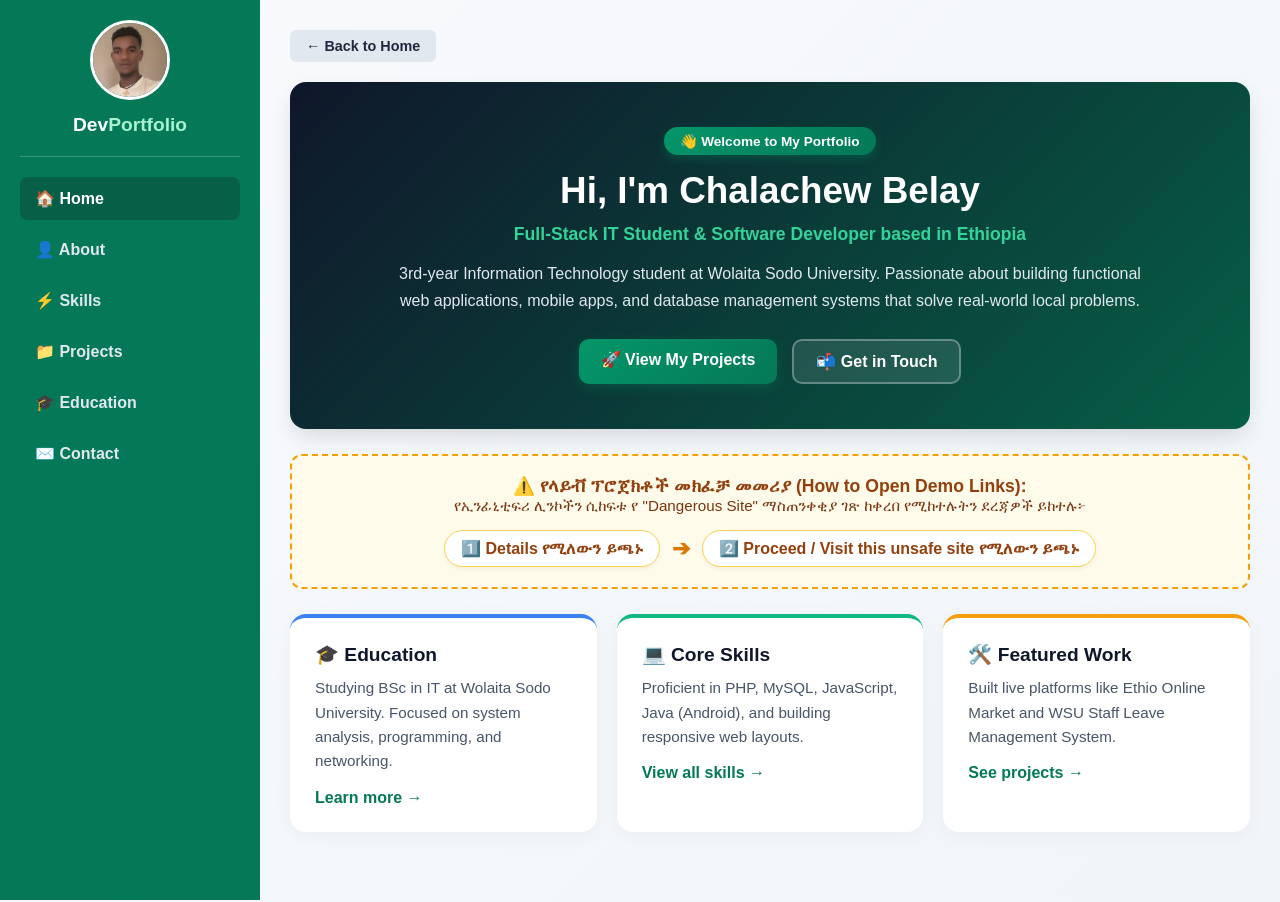
<file: index.html>
<!DOCTYPE html>
<html lang="en">
<head>
    <meta charset="UTF-8">
    <meta name="viewport" content="width=device-width, initial-scale=1.0">
    <title>Home | Chalachew Belay</title>
    <link rel="stylesheet" href="style.css">
    <style>
        /* Colorful & Modern Home Page Styling */
        body {
            background: linear-gradient(135deg, #f8fafc 0%, #f1f5f9 100%);
        }
        .hero-section {
            background: linear-gradient(135deg, #0f172a 0%, #065f46 100%);
            color: white;
            padding: 45px 25px;
            border-radius: 16px;
            margin-bottom: 25px;
            box-shadow: 0 10px 25px -5px rgba(0, 0, 0, 0.15);
            text-align: center;
        }
        .hero-badge {
            background: linear-gradient(135deg, #059669, #047857);
            color: white;
            padding: 6px 16px;
            font-size: 0.85rem;
            font-weight: 800;
            border-radius: 30px;
            box-shadow: 0 4px 10px rgba(4, 120, 87, 0.4);
            display: inline-block;
        }
        .hero-title {
            font-size: 2.3rem;
            margin: 12px 0;
            color: #ffffff;
            font-weight: 800;
        }
        .hero-subtitle {
            font-size: 1.1rem;
            color: #34d399;
            font-weight: 700;
            margin-bottom: 15px;
        }
        .hero-text {
            color: #e2e8f0;
            max-width: 750px;
            margin: 0 auto 25px auto;
            line-height: 1.7;
            font-size: 1rem;
        }
        .hero-btn-primary {
            background: linear-gradient(135deg, #059669, #047857);
            color: white;
            text-decoration: none;
            padding: 11px 22px;
            border-radius: 10px;
            font-weight: 700;
            box-shadow: 0 4px 12px rgba(4, 120, 87, 0.4);
            transition: transform 0.2s;
            display: inline-block;
        }
        .hero-btn-secondary {
            background-color: rgba(255, 255, 255, 0.1);
            color: #ffffff;
            border: 2px solid rgba(255, 255, 255, 0.3);
            text-decoration: none;
            padding: 11px 22px;
            border-radius: 10px;
            font-weight: 700;
            transition: background 0.2s;
            display: inline-block;
        }
        .hero-btn-primary:hover, .hero-btn-secondary:hover {
            transform: translateY(-2px);
        }
        .home-grid-card {
            background: white;
            padding: 25px;
            border-radius: 16px;
            box-shadow: 0 4px 20px rgba(0, 0, 0, 0.04);
            border-top: 4px solid transparent;
            transition: all 0.3s ease;
        }
        .home-grid-card:nth-child(1) { border-top-color: #3b82f6; }
        .home-grid-card:nth-child(2) { border-top-color: #10b981; }
        .home-grid-card:nth-child(3) { border-top-color: #f59e0b; }

        .home-grid-card:hover {
            transform: translateY(-5px);
            box-shadow: 0 12px 30px rgba(0, 0, 0, 0.08);
        }
        .card-link {
            display: inline-block;
            margin-top: 15px;
            color: #047857;
            font-weight: 600;
            text-decoration: none;
            transition: color 0.2s;
        }
        .card-link:hover {
            color: #065f46;
            text-decoration: underline;
        }
        
        /* Security Warning Visual Guide Styling */
        .security-guide {
            background: #fffbebf8;
            border: 2px dashed #f59e0b;
            padding: 20px;
            margin-bottom: 25px;
            border-radius: 12px;
            color: #78350f;
        }
        .steps-container {
            display: flex;
            align-items: center;
            justify-content: center;
            gap: 12px;
            flex-wrap: wrap;
            margin-top: 15px;
        }
        .step-pill {
            background: #ffffff;
            border: 1px solid #fcd34d;
            padding: 8px 16px;
            border-radius: 30px;
            font-weight: 700;
            color: #92400e;
            box-shadow: 0 2px 5px rgba(0,0,0,0.05);
        }
        .step-arrow {
            color: #d97706;
            font-size: 1.4rem;
            font-weight: bold;
        }
    </style>
</head>
<body>
    <!-- Sidebar Navigation -->
    <aside class="sidebar" id="sidebar">
        <div class="profile-section">
            <img src="profile.jpg" alt="Profile" onerror="this.src='https://via.placeholder.com/80'">
            <h2>Dev<span>Portfolio</span></h2>
        </div>
        <nav class="nav-links">
            <a href="index.html" class="home-link active">🏠 Home</a>
            <a href="about.html" class="about-link">👤 About</a>
            <a href="skills.html" class="skills-link">⚡ Skills</a>
            <a href="projects.html" class="projects-link">📁 Projects</a>
            <a href="education.html" class="education-link">🎓 Education</a>
            <a href="contact.html" class="contact-link">✉️ Contact</a>
        </nav>
    </aside>

    <main class="main-content">
        <!-- Top Navigation Bar with Menu Toggle & Back Button -->
        <div class="top-nav-bar">
            <button class="menu-toggle" id="menuToggle">☰ Menu</button>
            <a href="index.html" class="back-btn">&larr; Back to Home</a>
        </div>

        <!-- Hero Section -->
        <section class="hero-section">
            <div style="display: flex; justify-content: center; margin-bottom: 15px;">
                <span class="hero-badge">👋 Welcome to My Portfolio</span>
            </div>
            <h1 class="hero-title">Hi, I'm Chalachew Belay</h1>
            <p class="hero-subtitle">Full-Stack IT Student & Software Developer based in Ethiopia</p>
            <p class="hero-text">
                3rd-year Information Technology student at Wolaita Sodo University. Passionate about building functional web applications, mobile apps, and database management systems that solve real-world local problems.
            </p>
            <div style="display: flex; justify-content: center; gap: 15px; flex-wrap: wrap;">
                <a href="projects.html" class="hero-btn-primary">🚀 View My Projects</a>
                <a href="contact.html" class="hero-btn-secondary">📬 Get in Touch</a>
            </div>
        </section>

        <!-- Visual Step-by-Step Security Warning Guide -->
        <div class="security-guide" style="text-align: center;">
            <h3 style="margin-top: 0; color: #92400e; font-size: 1.1rem;">⚠️ የላይቭ ፕሮጀክቶች መክፈቻ መመሪያ (How to Open Demo Links):</h3>
            <p style="margin-bottom: 10px; font-size: 0.95rem;">
                የኢንፊኒቲፍሪ ሊንኮችን ሲከፍቱ የ "Dangerous Site" ማስጠንቀቂያ ገጽ ከቀረበ የሚከተሉትን ደረጃዎች ይከተሉ፦
            </p>
            
            <div class="steps-container">
                <div class="step-pill">1️⃣ <b>Details</b> የሚለውን ይጫኑ</div>
                <span class="step-arrow">➔</span>
                <div class="step-pill">2️⃣ <b>Proceed / Visit this unsafe site</b> የሚለውን ይጫኑ</div>
            </div>
        </div>

        <!-- Quick Overview Grid -->
        <div style="display: grid; grid-template-columns: repeat(auto-fit, minmax(260px, 1fr)); gap: 20px; margin-bottom: 40px;">
            
            <div class="home-grid-card">
                <h3 style="color: #0f172a; margin-bottom: 10px; font-size: 1.2rem;">🎓 Education</h3>
                <p style="color: #475569; font-size: 0.95rem; line-height: 1.6;">Studying BSc in IT at Wolaita Sodo University. Focused on system analysis, programming, and networking.</p>
                <a href="education.html" class="card-link">Learn more &rarr;</a>
            </div>

            <div class="home-grid-card">
                <h3 style="color: #0f172a; margin-bottom: 10px; font-size: 1.2rem;">💻 Core Skills</h3>
                <p style="color: #475569; font-size: 0.95rem; line-height: 1.6;">Proficient in PHP, MySQL, JavaScript, Java (Android), and building responsive web layouts.</p>
                <a href="skills.html" class="card-link">View all skills &rarr;</a>
            </div>

            <div class="home-grid-card">
                <h3 style="color: #0f172a; margin-bottom: 10px; font-size: 1.2rem;">🛠️ Featured Work</h3>
                <p style="color: #475569; font-size: 0.95rem; line-height: 1.6;">Built live platforms like Ethio Online Market and WSU Staff Leave Management System.</p>
                <a href="projects.html" class="card-link">See projects &rarr;</a>
            </div>

        </div>
    </main>

    <!-- JavaScript for Mobile Menu Toggle -->
    <script>
        const menuToggle = document.getElementById('menuToggle');
        const sidebar = document.getElementById('sidebar');

        menuToggle.addEventListener('click', () => {
            sidebar.classList.toggle('show');
        });
    </script>
</body>
</html>
</file>
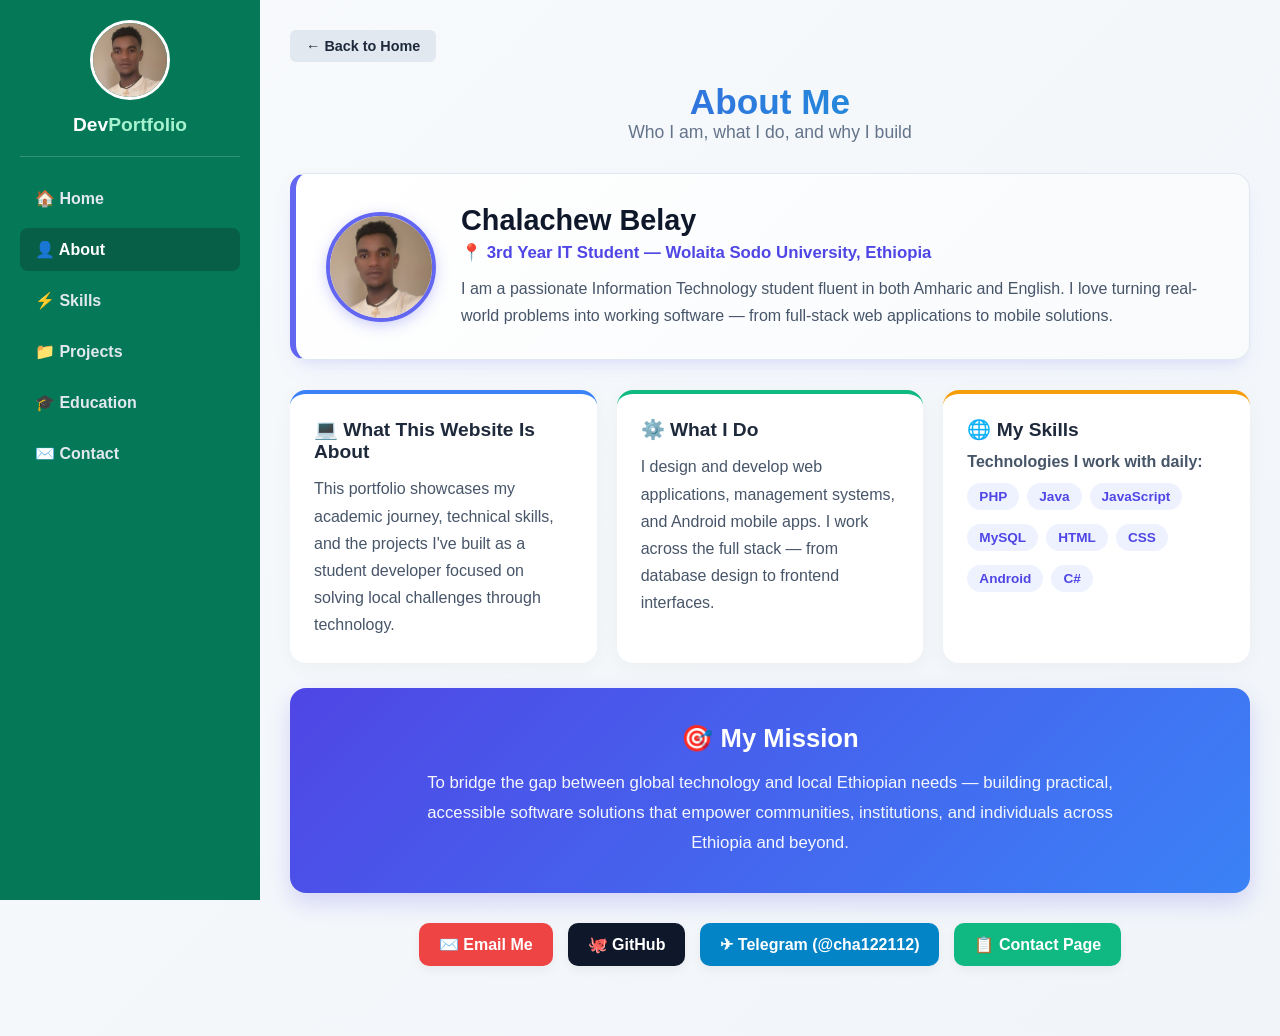
<file: about.html>
<!DOCTYPE html>
<html lang="en">
<head>
    <meta charset="UTF-8">
    <meta name="viewport" content="width=device-width, initial-scale=1.0">
    <title>About Me | Chalachew Belay</title>
    <link rel="stylesheet" href="style.css">
    <style>
        /* Colorful & Modern About Page Styling */
        body {
            background: linear-gradient(135deg, #f8fafc 0%, #f1f5f9 100%);
        }
        .main-bio-card {
            background: linear-gradient(135deg, #ffffff 0%, #f8fafc 100%);
            border: 1px solid #e2e8f0;
            border-left: 6px solid #6366f1;
            box-shadow: 0 10px 25px -5px rgba(99, 102, 241, 0.1), 0 8px 10px -6px rgba(99, 102, 241, 0.1);
            border-radius: 16px;
            transition: transform 0.3s ease;
        }
        .main-bio-card:hover {
            transform: translateY(-3px);
        }
        .bio-avatar {
            border: 4px solid #6366f1;
            box-shadow: 0 4px 14px rgba(99, 102, 241, 0.3);
        }
        .about-grid-card {
            background: #ffffff;
            border-radius: 16px;
            padding: 24px;
            box-shadow: 0 4px 20px rgba(0, 0, 0, 0.04);
            transition: all 0.3s ease;
            border-top: 4px solid transparent;
            position: relative;
            overflow: hidden;
        }
        .about-grid-card:nth-child(1) { border-top-color: #3b82f6; }
        .about-grid-card:nth-child(2) { border-top-color: #10b981; }
        .about-grid-card:nth-child(3) { border-top-color: #f59e0b; }
        
        .about-grid-card:hover {
            transform: translateY(-5px);
            box-shadow: 0 12px 30px rgba(0, 0, 0, 0.08);
        }
        .mission-card {
            background: linear-gradient(135deg, #4f46e5 0%, #3b82f6 100%);
            color: white;
            border-radius: 16px;
            box-shadow: 0 10px 25px rgba(79, 70, 229, 0.2);
        }
        .mission-card h3, .mission-card p {
            color: white !important;
        }
        .badge {
            background: #eef2ff;
            color: #4f46e5;
            font-weight: 600;
            padding: 6px 12px;
            border-radius: 20px;
            font-size: 0.85rem;
            display: inline-block;
            margin-bottom: 6px;
            transition: background 0.2s;
        }
        .badge:hover {
            background: #4f46e5;
            color: white;
        }
        .action-btn-custom {
            padding: 12px 20px;
            border-radius: 10px;
            font-weight: 600;
            transition: all 0.3s ease;
            box-shadow: 0 4px 12px rgba(0,0,0,0.05);
        }
        .action-btn-custom:hover {
            transform: translateY(-2px);
            box-shadow: 0 6px 16px rgba(0,0,0,0.1);
        }
    </style>
</head>
<body>
    <aside class="sidebar" id="sidebar">
        <div class="profile-section">
            <img src="profile.jpg" alt="Profile" onerror="this.src='https://via.placeholder.com/80'">
            <h2>Dev<span>Portfolio</span></h2>
        </div>
        <nav class="nav-links">
            <a href="index.html" class="home-link">🏠 Home</a>
            <a href="about.html" class="about-link active">👤 About</a>
            <a href="skills.html" class="skills-link">⚡ Skills</a>
            <a href="projects.html" class="projects-link">📁 Projects</a>
            <a href="education.html" class="education-link">🎓 Education</a>
            <a href="contact.html" class="contact-link">✉️ Contact</a>
        </nav>
    </aside>

    <main class="main-content">
        <!-- Top Navigation Bar for Mobile Menu & Back Button -->
        <div class="top-nav-bar">
            <button class="menu-toggle" id="menuToggle">☰ Menu</button>
            <a href="index.html" class="back-btn">&larr; Back to Home</a>
        </div>

        <section class="page-header" style="text-align: center; margin-bottom: 30px;">
            <h2 style="color: #1e293b; font-size: 2.2rem; background: linear-gradient(90deg, #4f46e5, #06b6d4); -webkit-background-clip: text; -webkit-text-fill-color: transparent;">About Me</h2>
            <p style="color: #64748b; font-size: 1.1rem;">Who I am, what I do, and why I build</p>
        </section>

        <!-- Profile Photo and Bio Card -->
        <div class="card main-bio-card" style="display: flex; align-items: center; gap: 25px; margin-bottom: 30px; padding: 30px; flex-wrap: wrap;">
            <img src="profile.jpg" alt="Profile" class="bio-avatar" style="width: 110px; height: 110px; border-radius: 50%; object-fit: cover;" onerror="this.src='https://via.placeholder.com/110'">
            <div class="bio-info" style="flex: 1;">
                <h3 style="font-size: 1.8rem; color: #0f172a; margin-bottom: 5px;">Chalachew Belay</h3>
                <p class="subtitle" style="margin: 5px 0 12px 0; color: #4f46e5; font-weight: 700; font-size: 1.05rem;">📍 3rd Year IT Student — Wolaita Sodo University, Ethiopia</p>
                <p style="color: #475569; line-height: 1.7; font-size: 1rem;">I am a passionate Information Technology student fluent in both Amharic and English. I love turning real-world problems into working software — from full-stack web applications to mobile solutions.</p>
            </div>
        </div>

        <!-- 3 Grid Cards Top Row -->
        <div class="skills-grid" style="display: grid; grid-template-columns: repeat(auto-fit, minmax(260px, 1fr)); gap: 20px; margin-bottom: 25px;">
            <div class="about-grid-card">
                <h3 style="color: #1e293b; font-size: 1.2rem; margin-bottom: 12px;">💻 What This Website Is About</h3>
                <p style="color: #475569; line-height: 1.7;">
                    This portfolio showcases my academic journey, technical skills, and the projects I've built as a student developer focused on solving local challenges through technology.
                </p>
            </div>
            <div class="about-grid-card">
                <h3 style="color: #1e293b; font-size: 1.2rem; margin-bottom: 12px;">⚙️️ What I Do</h3>
                <p style="color: #475569; line-height: 1.7;">
                    I design and develop web applications, management systems, and Android mobile apps. I work across the full stack — from database design to frontend interfaces.
                </p>
            </div>
            <div class="about-grid-card">
                <h3 style="color: #1e293b; font-size: 1.2rem; margin-bottom: 12px;">🌐 My Skills</h3>
                <p style="margin-bottom: 12px; color: #475569; font-weight: 600;">Technologies I work with daily:</p>
                <div class="badge-list" style="display: flex; flex-wrap: wrap; gap: 8px;">
                    <span class="badge">PHP</span>
                    <span class="badge">Java</span>
                    <span class="badge">JavaScript</span>
                    <span class="badge">MySQL</span>
                    <span class="badge">HTML</span>
                    <span class="badge">CSS</span>
                    <span class="badge">Android</span>
                    <span class="badge">C#</span>
                </div>
            </div>
        </div>

        <!-- My Mission Card Bottom Row -->
        <div class="card mission-card" style="text-align: center; padding: 35px 25px; margin-bottom: 30px;">
            <h3 style="font-size: 1.6rem; margin-bottom: 15px; font-weight: 700;">🎯 My Mission</h3>
            <p style="max-width: 750px; margin: 0 auto; line-height: 1.8; font-size: 1.05rem; opacity: 0.95;">
                To bridge the gap between global technology and local Ethiopian needs — building practical, accessible software solutions that empower communities, institutions, and individuals across Ethiopia and beyond.
            </p>
        </div>

        <!-- Social / Action Buttons Row -->
        <div style="display: flex; justify-content: center; gap: 15px; margin-bottom: 40px; flex-wrap: wrap;">
            <a href="mailto:chalachewbelay43@gmail.com" class="btn primary action-btn-custom" style="text-decoration: none; background: #ef4444; color: white;">✉️ Email Me</a>
            <a href="https://github.com/chacha-it-deve-2018" target="_blank" class="btn primary action-btn-custom" style="text-decoration: none; background: #0f172a; color: white;">🐙 GitHub</a>
            <a href="https://t.me/cha122112" target="_blank" class="btn primary action-btn-custom" style="text-decoration: none; background: #0284c7; color: white;">✈ Telegram (@cha122112)</a>
            <a href="contact.html" class="btn primary action-btn-custom" style="text-decoration: none; background: #10b981; color: white;">📋 Contact Page</a>
        </div>
    </main>

    <!-- JavaScript for Mobile Menu Toggle -->
    <script>
        const menuToggle = document.getElementById('menuToggle');
        const sidebar = document.getElementById('sidebar');

        menuToggle.addEventListener('click', () => {
            sidebar.classList.toggle('show');
        });
    </script>
</body>
</html>
</file>
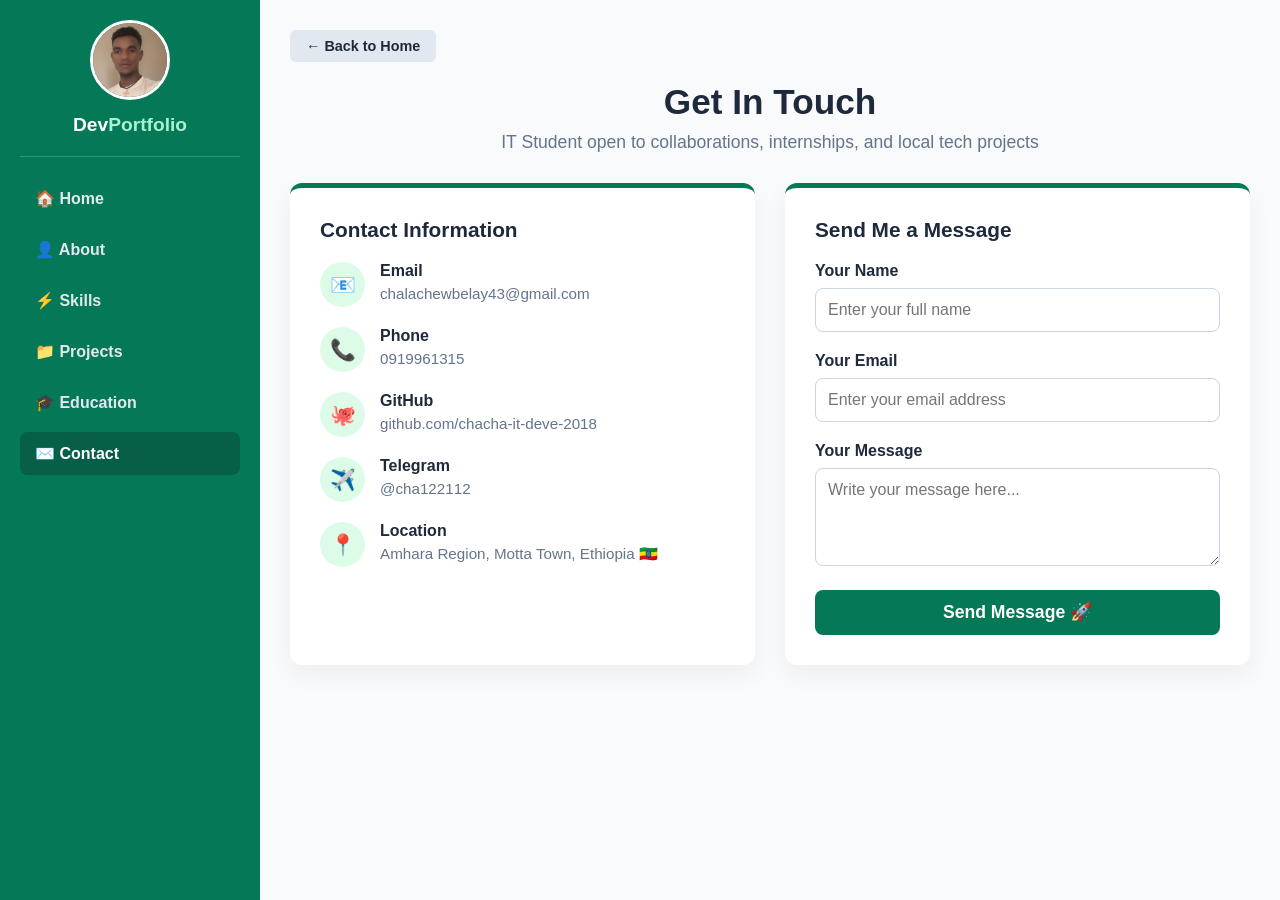
<file: contact.html>
<!DOCTYPE html>
<html lang="en">
<head>
    <meta charset="UTF-8">
    <meta name="viewport" content="width=device-width, initial-scale=1.0">
    <title>Contact | Chalachew Belay</title>
    <link rel="stylesheet" href="style.css">
    <style>
        /* Contact Page Custom Styling */
        .page-header {
            text-align: center;
            margin-bottom: 30px;
        }
        .page-header h2 {
            color: #1e293b;
            font-size: 2.2rem;
            margin-bottom: 10px;
        }
        .page-header p {
            color: #64748b;
            font-size: 1.1rem;
        }
        .contact-container {
            display: grid;
            grid-template-columns: repeat(auto-fit, minmax(300px, 1fr));
            gap: 30px;
            max-width: 1000px;
            margin: 0 auto;
        }
        .contact-info-card, .contact-card {
            background: #ffffff;
            padding: 30px;
            border-radius: 12px;
            box-shadow: 0 10px 25px rgba(0, 0, 0, 0.05);
            border-top: 5px solid #047857;
        }
        .contact-item {
            display: flex;
            align-items: flex-start;
            margin-bottom: 20px;
        }
        .contact-icon {
            font-size: 1.3rem;
            margin-right: 15px;
            color: #047857;
            background: #dcfce7;
            padding: 10px;
            border-radius: 50%;
            display: flex;
            align-items: center;
            justify-content: center;
            width: 45px;
            height: 45px;
            flex-shrink: 0;
        }
        .contact-details h4 {
            margin: 0 0 5px 0;
            color: #1e293b;
            font-size: 1rem;
        }
        .contact-details p, .contact-details a {
            margin: 0;
            color: #64748b;
            font-size: 0.95rem;
            text-decoration: none;
            word-break: break-all;
        }
        .contact-details a:hover {
            color: #047857;
            text-decoration: underline;
        }
        .form-group {
            margin-bottom: 20px;
        }
        .form-group label {
            display: block;
            font-weight: 600;
            margin-bottom: 8px;
            color: #1e293b;
        }
        .form-group input, 
        .form-group textarea {
            width: 100%;
            padding: 12px;
            border: 1px solid #cbd5e1;
            border-radius: 8px;
            font-size: 1rem;
            transition: all 0.3s ease;
            outline: none;
        }
        .form-group input:focus, 
        .form-group textarea:focus {
            border-color: #047857;
            box-shadow: 0 0 0 3px rgba(4, 120, 87, 0.1);
        }
        .submit-btn {
            background-color: #047857;
            color: white;
            border: none;
            width: 100%;
            padding: 12px;
            font-size: 1.1rem;
            font-weight: 700;
            border-radius: 8px;
            cursor: pointer;
            transition: background 0.3s ease;
        }
        .submit-btn:hover {
            background-color: #065f46;
        }
    </style>
</head>
<body>
    <!-- Sidebar Navigation with Emojis -->
    <aside class="sidebar" id="sidebar">
        <div class="profile-section">
            <img src="profile.jpg" alt="Profile" onerror="this.src='https://via.placeholder.com/80'">
            <h2>Dev<span>Portfolio</span></h2>
        </div>
        <nav class="nav-links">
            <a href="index.html" class="home-link">🏠 Home</a>
            <a href="about.html" class="about-link">👤 About</a>
            <a href="skills.html" class="skills-link">⚡ Skills</a>
            <a href="projects.html" class="projects-link">📁 Projects</a>
            <a href="education.html" class="education-link">🎓 Education</a>
            <a href="contact.html" class="contact-link active">✉️ Contact</a>
        </nav>
    </aside>

    <main class="main-content">
        <!-- Top Navigation Bar for Mobile Menu & Back Button -->
        <div class="top-nav-bar">
            <button class="menu-toggle" id="menuToggle">☰ Menu</button>
            <a href="index.html" class="back-btn">&larr; Back to Home</a>
        </div>

        <section class="page-header">
            <h2>Get In Touch</h2>
            <p>IT Student open to collaborations, internships, and local tech projects</p>
        </section>

        <div class="contact-container">
            <!-- Contact Information Card -->
            <div class="contact-info-card">
                <h3 style="margin-bottom: 20px; color: #1e293b; font-size: 1.3rem;">Contact Information</h3>
                
                <div class="contact-item">
                    <div class="contact-icon">📧</div>
                    <div class="contact-details">
                        <h4>Email</h4>
                        <a href="mailto:chalachewbelay43@gmail.com">chalachewbelay43@gmail.com</a>
                    </div>
                </div>

                <div class="contact-item">
                    <div class="contact-icon">📞</div>
                    <div class="contact-details">
                        <h4>Phone</h4>
                        <a href="tel:0919961315">0919961315</a>
                    </div>
                </div>

                <div class="contact-item">
                    <div class="contact-icon">🐙</div>
                    <div class="contact-details">
                        <h4>GitHub</h4>
                        <a href="https://github.com/chacha-it-deve-2018" target="_blank">github.com/chacha-it-deve-2018</a>
                    </div>
                </div>

                <div class="contact-item">
                    <div class="contact-icon">✈️</div>
                    <div class="contact-details">
                        <h4>Telegram</h4>
                        <a href="https://t.me/cha122112" target="_blank">@cha122112</a>
                    </div>
                </div>

                <div class="contact-item">
                    <div class="contact-icon">📍</div>
                    <div class="contact-details">
                        <h4>Location</h4>
                        <p>Amhara Region, Motta Town, Ethiopia 🇪🇹</p>
                    </div>
                </div>
            </div>

            <!-- Contact Form Card -->
            <div class="contact-card">
                <h3 style="margin-bottom: 20px; color: #1e293b; font-size: 1.3rem;">Send Me a Message</h3>
                <form action="https://formspree.io/f/xljdkzbj" method="POST">
                    <div class="form-group">
                        <label for="name">Your Name</label>
                        <input type="text" id="name" name="name" required placeholder="Enter your full name">
                    </div>

                    <div class="form-group">
                        <label for="email">Your Email</label>
                        <input type="email" id="email" name="email" required placeholder="Enter your email address">
                    </div>

                    <div class="form-group">
                        <label for="message">Your Message</label>
                        <textarea id="message" name="message" rows="4" required placeholder="Write your message here..."></textarea>
                    </div>

                    <button type="submit" class="submit-btn">
                        Send Message 🚀
                    </button>
                </form>
            </div>
        </div>
    </main>

    <!-- JavaScript for Mobile Menu Toggle -->
    <script>
        const menuToggle = document.getElementById('menuToggle');
        const sidebar = document.getElementById('sidebar');

        menuToggle.addEventListener('click', () => {
            sidebar.classList.toggle('show');
        });
    </script>
</body>
</html>
</file>
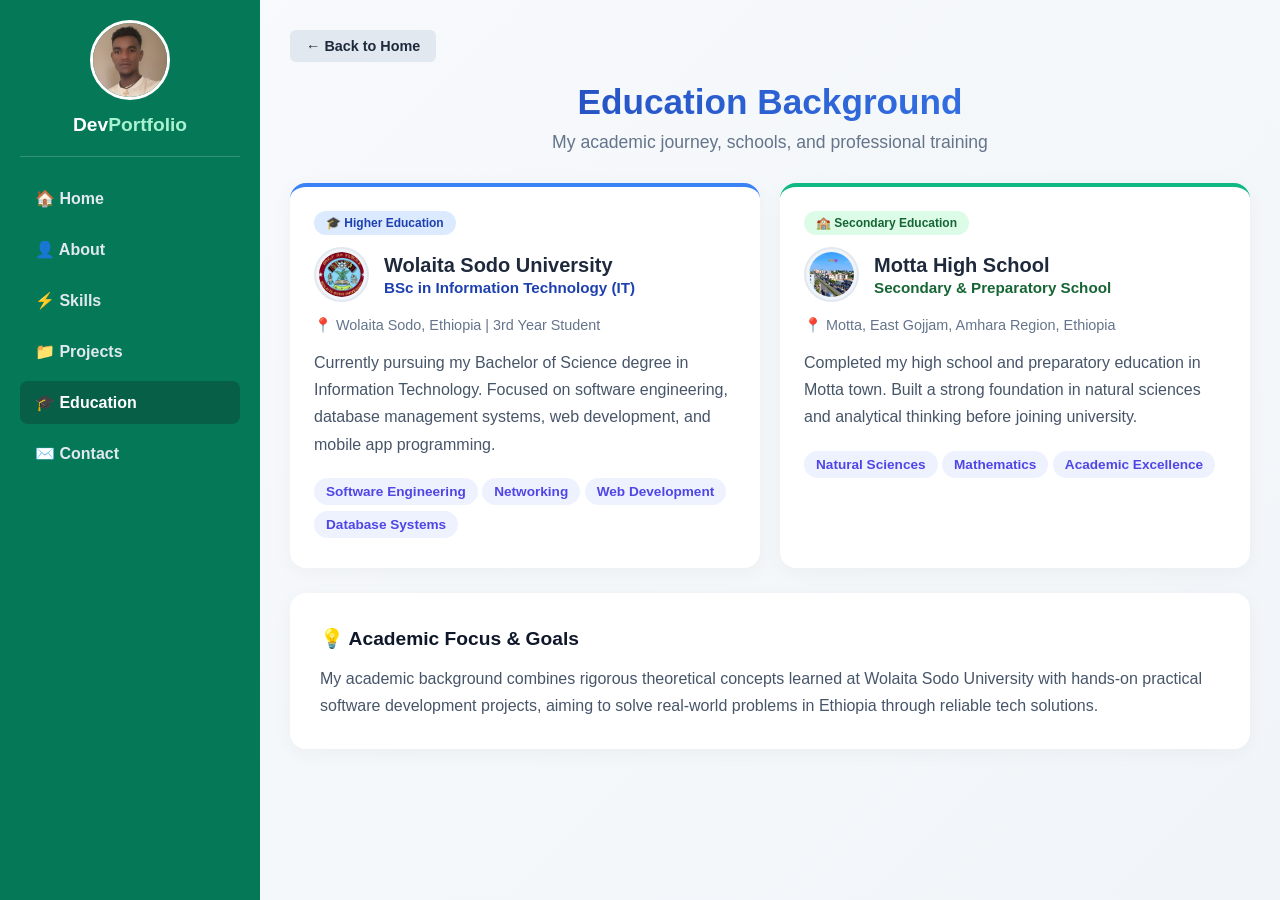
<file: education.html>
<!DOCTYPE html>
<html lang="en">
<head>
    <meta charset="UTF-8">
    <meta name="viewport" content="width=device-width, initial-scale=1.0">
    <title>Education | Chalachew Belay</title>
    <link rel="stylesheet" href="style.css">
    <style>
        /* Colorful & Modern Education Page Styling */
        body {
            background: linear-gradient(135deg, #f8fafc 0%, #f1f5f9 100%);
        }
        .page-header h2 {
            background: linear-gradient(90deg, #1e40af, #3b82f6);
            -webkit-background-clip: text;
            -webkit-text-fill-color: transparent;
        }
        .card {
            background: #ffffff;
            border-radius: 16px;
            padding: 24px;
            box-shadow: 0 4px 20px rgba(0, 0, 0, 0.04);
            border-top: 4px solid transparent;
            transition: all 0.3s ease;
            position: relative;
            overflow: hidden;
        }
        .projects-grid .card:nth-child(1) { border-top-color: #3b82f6; }
        .projects-grid .card:nth-child(2) { border-top-color: #10b981; }

        .card:hover {
            transform: translateY(-5px);
            box-shadow: 0 12px 30px rgba(0, 0, 0, 0.08);
        }
        .edu-header {
            display: flex;
            align-items: center;
            gap: 15px;
            margin-bottom: 15px;
        }
        .edu-logo {
            width: 55px;
            height: 55px;
            border-radius: 50%;
            object-fit: cover;
            border: 2px solid #e2e8f0;
            background: #f1f5f9;
            padding: 3px;
        }
        .badge {
            background: #eef2ff;
            color: #4f46e5;
            font-weight: 600;
            padding: 6px 12px;
            border-radius: 20px;
            font-size: 0.85rem;
            display: inline-block;
            margin-bottom: 6px;
            transition: all 0.2s ease;
        }
        .badge:hover {
            background: #4f46e5;
            color: white;
        }
    </style>
</head>
<body>
    <!-- Sidebar Navigation with Emojis -->
    <aside class="sidebar" id="sidebar">
        <div class="profile-section">
            <img src="profile.jpg" alt="Profile" onerror="this.src='https://via.placeholder.com/80'">
            <h2>Dev<span>Portfolio</span></h2>
        </div>
        <nav class="nav-links">
            <a href="index.html" class="home-link">🏠 Home</a>
            <a href="about.html" class="about-link">👤 About</a>
            <a href="skills.html" class="skills-link">⚡ Skills</a>
            <a href="projects.html" class="projects-link">📁 Projects</a>
            <a href="education.html" class="education-link active">🎓 Education</a>
            <a href="contact.html" class="contact-link">✉️ Contact</a>
        </nav>
    </aside>

    <main class="main-content">
        <!-- Top Navigation Bar for Mobile Menu & Back Button -->
        <div class="top-nav-bar">
            <button class="menu-toggle" id="menuToggle">☰ Menu</button>
            <a href="index.html" class="back-btn">&larr; Back to Home</a>
        </div>

        <section class="page-header" style="text-align: center; margin-bottom: 30px;">
            <h2 style="font-size: 2.2rem; margin-bottom: 10px;">Education Background</h2>
            <p style="color: #64748b; font-size: 1.1rem;">My academic journey, schools, and professional training</p>
        </section>

        <!-- Education Grid Layout -->
        <div class="projects-grid" style="display: grid; grid-template-columns: repeat(auto-fit, minmax(300px, 1fr)); gap: 20px;">
            
            <!-- University Education -->
            <div class="card">
                <div style="background-color: #dbeafe; color: #1e40af; padding: 5px 12px; font-size: 0.75rem; font-weight: 700; border-radius: 20px; display: inline-block; margin-bottom: 12px;">🎓 Higher Education</div>
                
                <div class="edu-header">
                    <img src="wsu_logo.png" alt="WSU Logo" class="edu-logo" onerror="this.src='https://via.placeholder.com/55?text=WSU'">
                    <div>
                        <h3 style="color: #1e293b; font-size: 1.25rem; margin-bottom: 2px;">Wolaita Sodo University</h3>
                        <p style="margin: 0; color: #1e40af; font-weight: 600; font-size: 0.95rem;">BSc in Information Technology (IT)</p>
                    </div>
                </div>

                <p style="color: #64748b; font-size: 0.9rem; margin-bottom: 15px;">📍 Wolaita Sodo, Ethiopia | 3rd Year Student</p>
                <p style="color: #475569; line-height: 1.7; margin-bottom: 20px;">
                    Currently pursuing my Bachelor of Science degree in Information Technology. Focused on software engineering, database management systems, web development, and mobile app programming.
                </p>
                <div class="badge-list">
                    <span class="badge">Software Engineering</span>
                    <span class="badge">Networking</span>
                    <span class="badge">Web Development</span>
                    <span class="badge">Database Systems</span>
                </div>
            </div>

            <!-- High School Education -->
            <div class="card">
                <div style="background-color: #dcfce7; color: #166534; padding: 5px 12px; font-size: 0.75rem; font-weight: 700; border-radius: 20px; display: inline-block; margin-bottom: 12px;">🏫 Secondary Education</div>
                
                <div class="edu-header">
                    <img src="motta_logos.png" alt="Motta School Logo" class="edu-logo" onerror="this.src='https://via.placeholder.com/55?text=School'">
                    <div>
                        <h3 style="color: #1e293b; font-size: 1.25rem; margin-bottom: 2px;">Motta High School</h3>
                        <p style="margin: 0; color: #166534; font-weight: 600; font-size: 0.95rem;">Secondary & Preparatory School</p>
                    </div>
                </div>

                <p style="color: #64748b; font-size: 0.9rem; margin-bottom: 15px;">📍 Motta, East Gojjam, Amhara Region, Ethiopia</p>
                <p style="color: #475569; line-height: 1.7; margin-bottom: 20px;">
                    Completed my high school and preparatory education in Motta town. Built a strong foundation in natural sciences and analytical thinking before joining university.
                </p>
                <div class="badge-list">
                    <span class="badge">Natural Sciences</span>
                    <span class="badge">Mathematics</span>
                    <span class="badge">Academic Excellence</span>
                </div>
            </div>

        </div>

        <!-- Additional Academic Focus / Certifications Card -->
        <div class="card" style="margin-top: 25px; margin-bottom: 40px; padding: 30px;">
            <h3 style="margin-bottom: 15px; color: #0f172a; font-size: 1.2rem;">💡 Academic Focus & Goals</h3>
            <p style="color: #475569; line-height: 1.7;">
                My academic background combines rigorous theoretical concepts learned at Wolaita Sodo University with hands-on practical software development projects, aiming to solve real-world problems in Ethiopia through reliable tech solutions.
            </p>
        </div>
    </main>

    <!-- JavaScript for Mobile Menu Toggle -->
    <script>
        const menuToggle = document.getElementById('menuToggle');
        const sidebar = document.getElementById('sidebar');

        menuToggle.addEventListener('click', () => {
            sidebar.classList.toggle('show');
        });
    </script>
</body>
</html>
</file>
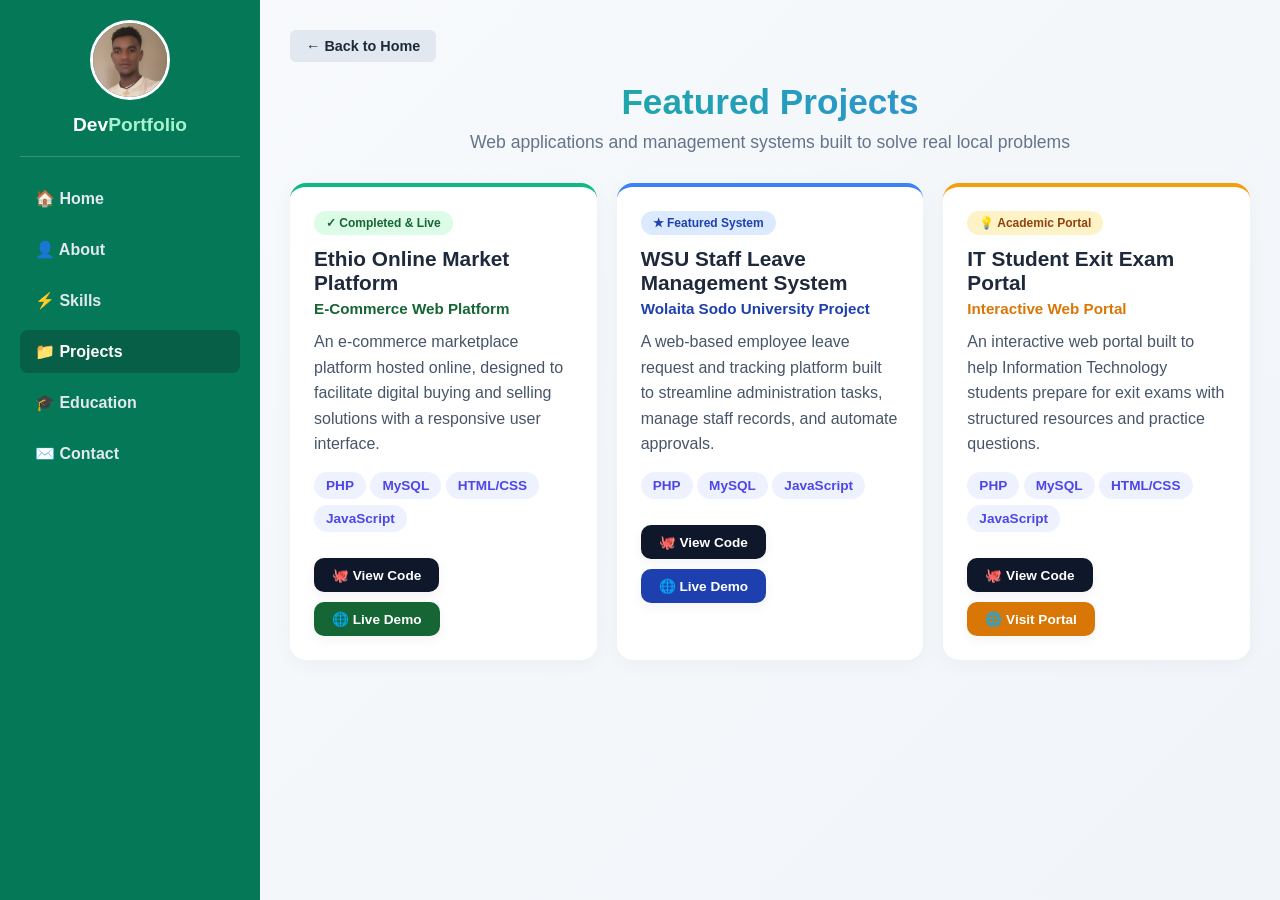
<file: projects.html>
<!DOCTYPE html>
<html lang="en">
<head>
    <meta charset="UTF-8">
    <meta name="viewport" content="width=device-width, initial-scale=1.0">
    <title>Projects | Chalachew Belay</title>
    <link rel="stylesheet" href="style.css">
    <style>
        /* Colorful & Modern Projects Page Styling */
        body {
            background: linear-gradient(135deg, #f8fafc 0%, #f1f5f9 100%);
        }
        .page-header h2 {
            background: linear-gradient(90deg, #10b981, #3b82f6);
            -webkit-background-clip: text;
            -webkit-text-fill-color: transparent;
        }
        .projects-grid .card {
            background: #ffffff;
            border-radius: 16px;
            padding: 24px;
            box-shadow: 0 4px 20px rgba(0, 0, 0, 0.04);
            border-top: 4px solid transparent;
            transition: all 0.3s ease;
            position: relative;
            overflow: hidden;
        }
        .projects-grid .card:nth-child(1) { border-top-color: #10b981; }
        .projects-grid .card:nth-child(2) { border-top-color: #3b82f6; }
        .projects-grid .card:nth-child(3) { border-top-color: #f59e0b; }

        .projects-grid .card:hover {
            transform: translateY(-5px);
            box-shadow: 0 12px 30px rgba(0, 0, 0, 0.08);
        }
        .badge {
            background: #eef2ff;
            color: #4f46e5;
            font-weight: 600;
            padding: 6px 12px;
            border-radius: 20px;
            font-size: 0.85rem;
            display: inline-block;
            margin-bottom: 6px;
            transition: all 0.2s ease;
        }
        .badge:hover {
            background: #4f46e5;
            color: white;
        }
        .project-btn {
            text-decoration: none;
            padding: 9px 18px;
            border-radius: 10px;
            font-size: 0.85rem;
            font-weight: 600;
            transition: all 0.3s ease;
            box-shadow: 0 4px 12px rgba(0,0,0,0.05);
        }
        .project-btn:hover {
            transform: translateY(-2px);
            box-shadow: 0 6px 16px rgba(0,0,0,0.1);
        }
    </style>
</head>
<body>
    <!-- Sidebar Navigation with Emojis -->
    <aside class="sidebar" id="sidebar">
        <div class="profile-section">
            <img src="profile.jpg" alt="Profile" onerror="this.src='https://via.placeholder.com/80'">
            <h2>Dev<span>Portfolio</span></h2>
        </div>
        <nav class="nav-links">
            <a href="index.html" class="home-link">🏠 Home</a>
            <a href="about.html" class="about-link">👤 About</a>
            <a href="skills.html" class="skills-link">⚡ Skills</a>
            <a href="projects.html" class="projects-link active">📁 Projects</a>
            <a href="education.html" class="education-link">🎓 Education</a>
            <a href="contact.html" class="contact-link">✉️ Contact</a>
        </nav>
    </aside>

    <main class="main-content">
        <!-- Top Navigation Bar for Mobile Menu & Back Button -->
        <div class="top-nav-bar">
            <button class="menu-toggle" id="menuToggle">☰ Menu</button>
            <a href="index.html" class="back-btn">&larr; Back to Home</a>
        </div>

        <section class="page-header" style="text-align: center; margin-bottom: 30px;">
            <h2 style="font-size: 2.2rem; margin-bottom: 10px;">Featured Projects</h2>
            <p style="color: #64748b; font-size: 1.1rem;">Web applications and management systems built to solve real local problems</p>
        </section>

        <!-- Projects Grid Layout -->
        <div class="projects-grid" style="display: grid; grid-template-columns: repeat(auto-fit, minmax(280px, 1fr)); gap: 20px; margin-bottom: 40px;">
            
            <!-- Project 1: Ethio Online Market -->
            <div class="card">
                <div style="background-color: #dcfce7; color: #166534; padding: 5px 12px; font-size: 0.75rem; font-weight: 700; border-radius: 20px; display: inline-block; margin-bottom: 12px;">✓ Completed & Live</div>
                <h3 style="color: #1e293b; font-size: 1.3rem; margin-bottom: 5px;">Ethio Online Market Platform</h3>
                <p style="margin: 0 0 12px 0; color: #166534; font-weight: 600; font-size: 0.95rem;">E-Commerce Web Platform</p>
                <p style="color: #475569; line-height: 1.6; margin-bottom: 15px;">An e-commerce marketplace platform hosted online, designed to facilitate digital buying and selling solutions with a responsive user interface.</p>
                <div class="badge-list" style="margin-bottom: 20px;">
                    <span class="badge">PHP</span>
                    <span class="badge">MySQL</span>
                    <span class="badge">HTML/CSS</span>
                    <span class="badge">JavaScript</span>
                </div>
                <div style="display: flex; gap: 10px; flex-wrap: wrap;">
                    <a href="https://github.com/chacha-it-deve-2018/online-market-ethiopias-patform" target="_blank" class="project-btn" style="background-color: #0f172a; color: white;">🐙 View Code</a>
                    <a href="http://ethio-online-market.infinityfreeapp.com/index.php" target="_blank" class="project-btn" style="background-color: #166534; color: white;">🌐 Live Demo</a>
                </div>
            </div>

            <!-- Project 2: WSU Leave Systems -->
            <div class="card">
                <div style="background-color: #dbeafe; color: #1e40af; padding: 5px 12px; font-size: 0.75rem; font-weight: 700; border-radius: 20px; display: inline-block; margin-bottom: 12px;">★ Featured System</div>
                <h3 style="color: #1e293b; font-size: 1.3rem; margin-bottom: 5px;">WSU Staff Leave Management System</h3>
                <p style="margin: 0 0 12px 0; color: #1e40af; font-weight: 600; font-size: 0.95rem;">Wolaita Sodo University Project</p>
                <p style="color: #475569; line-height: 1.6; margin-bottom: 15px;">A web-based employee leave request and tracking platform built to streamline administration tasks, manage staff records, and automate approvals.</p>
                <div class="badge-list" style="margin-bottom: 20px;">
                    <span class="badge">PHP</span>
                    <span class="badge">MySQL</span>
                    <span class="badge">JavaScript</span>
                </div>
                <div style="display: flex; gap: 10px; flex-wrap: wrap;">
                    <a href="https://github.com/chacha-it-deve-2018/WSU-Leave-Systems" target="_blank" class="project-btn" style="background-color: #0f172a; color: white;">🐙 View Code</a>
                    <a href="https://ethio-online-market.infinityfreeapp.com/wsu_leave_request" target="_blank" class="project-btn" style="background-color: #1e40af; color: white;">🌐 Live Demo</a>
                </div>
            </div>

            <!-- Project 3: IT Student Exit Exam Portal -->
            <div class="card">
                <div style="background-color: #fef3c7; color: #92400e; padding: 5px 12px; font-size: 0.75rem; font-weight: 700; border-radius: 20px; display: inline-block; margin-bottom: 12px;">💡 Academic Portal</div>
                <h3 style="color: #1e293b; font-size: 1.3rem; margin-bottom: 5px;">IT Student Exit Exam Portal</h3>
                <p style="margin: 0 0 12px 0; color: #d97706; font-weight: 600; font-size: 0.95rem;">Interactive Web Portal</p>
                <p style="color: #475569; line-height: 1.6; margin-bottom: 15px;">An interactive web portal built to help Information Technology students prepare for exit exams with structured resources and practice questions.</p>
                <div class="badge-list" style="margin-bottom: 20px;">
                    <span class="badge">PHP</span>
                    <span class="badge">MySQL</span>
                    <span class="badge">HTML/CSS</span>
                    <span class="badge">JavaScript</span>
                </div>
                <div style="display: flex; gap: 10px; flex-wrap: wrap;">
                    <a href="https://github.com/chacha-it-deve-2018/Exit_exam_for_it_student" target="_blank" class="project-btn" style="background-color: #0f172a; color: white;">🐙 View Code</a>
                    <a href="http://ethio-online-market.infinityfreeapp.com/Exit_exam_for_it_student/" target="_blank" class="project-btn" style="background-color: #d97706; color: white;" target="_blank">🌐 Visit Portal</a>
                </div>
            </div>

        </div>
    </main>

    <!-- JavaScript for Mobile Menu Toggle -->
    <script>
        const menuToggle = document.getElementById('menuToggle');
        const sidebar = document.getElementById('sidebar');

        menuToggle.addEventListener('click', () => {
            sidebar.classList.toggle('show');
        });
    </script>
</body>
</html>
</file>
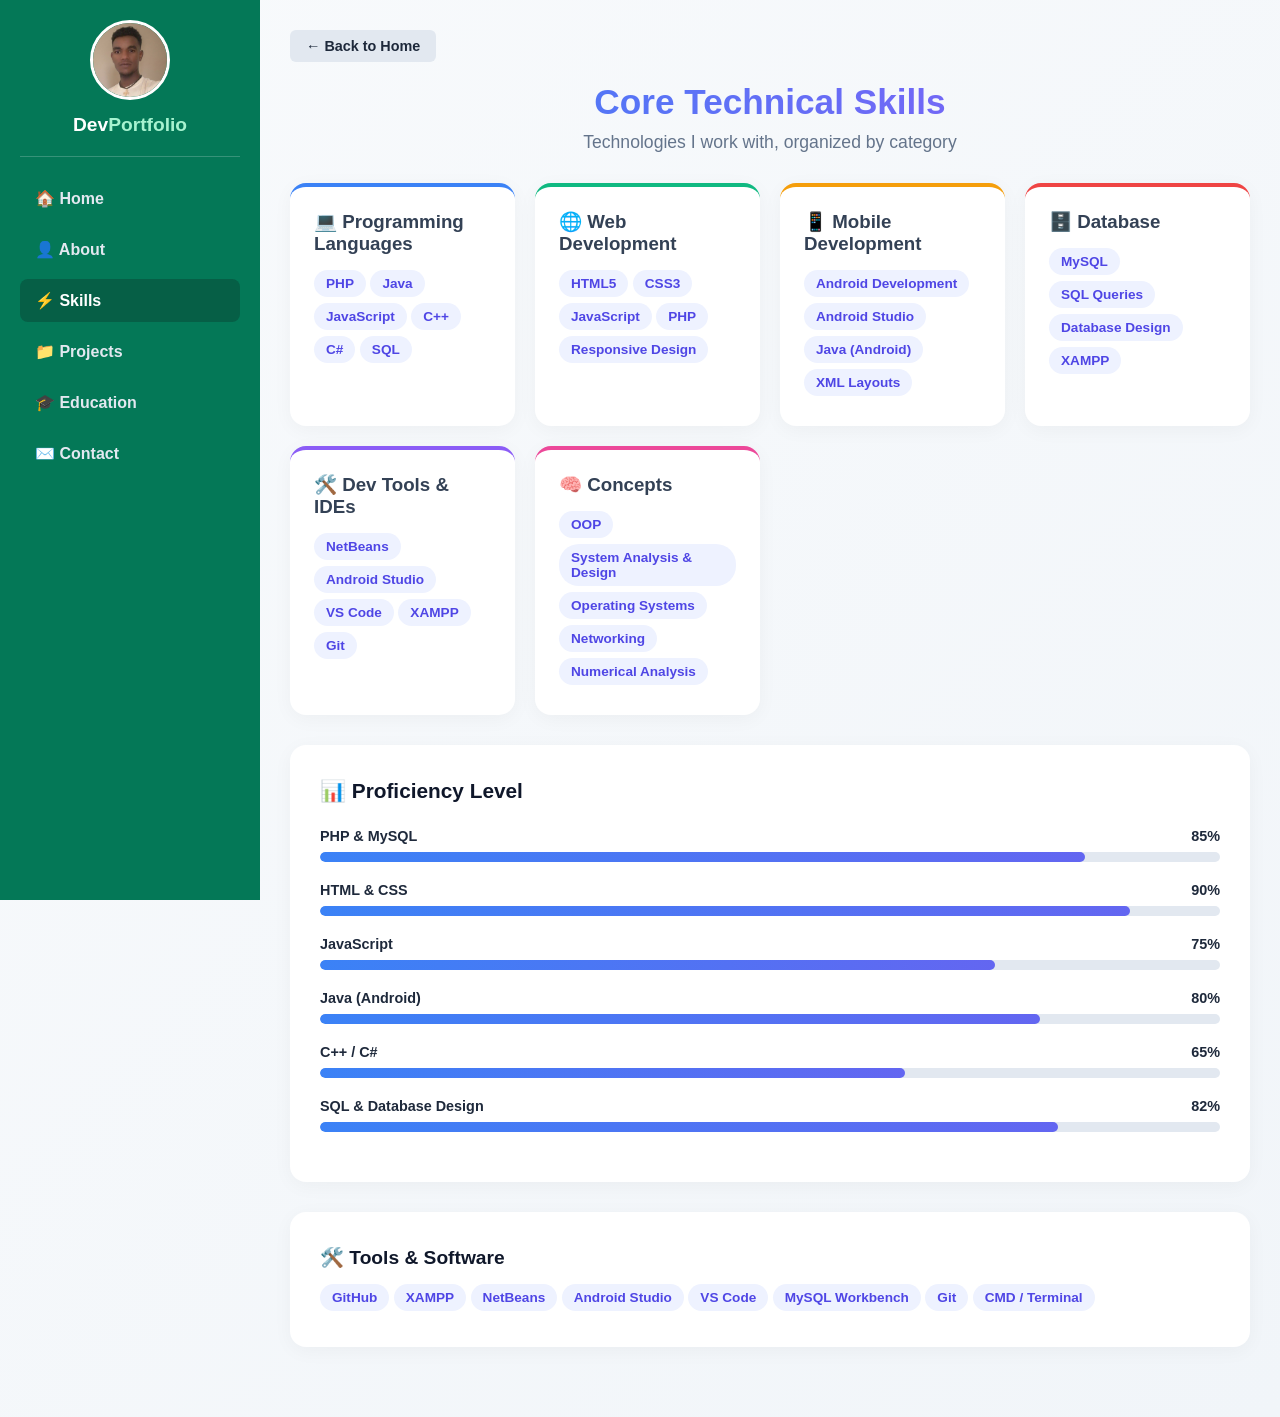
<file: skills.html>
<!DOCTYPE html>
<html lang="en">
<head>
    <meta charset="UTF-8">
    <meta name="viewport" content="width=device-width, initial-scale=1.0">
    <title>Technical Skills | Chalachew Belay</title>
    <link rel="stylesheet" href="style.css">
    <style>
        /* Colorful & Modern Skills Page Styling */
        body {
            background: linear-gradient(135deg, #f8fafc 0%, #f1f5f9 100%);
        }
        .page-header h2 {
            background: linear-gradient(90deg, #3b82f6, #8b5cf6);
            -webkit-background-clip: text;
            -webkit-text-fill-color: transparent;
        }
        .card {
            background: #ffffff;
            border-radius: 16px;
            box-shadow: 0 4px 20px rgba(0, 0, 0, 0.04);
            border-top: 4px solid transparent;
            transition: all 0.3s ease;
        }
        .skills-grid .card:nth-child(1) { border-top-color: #3b82f6; }
        .skills-grid .card:nth-child(2) { border-top-color: #10b981; }
        .skills-grid .card:nth-child(3) { border-top-color: #f59e0b; }
        .skills-grid .card:nth-child(4) { border-top-color: #ef4444; }
        .skills-grid .card:nth-child(5) { border-top-color: #8b5cf6; }
        .skills-grid .card:nth-child(6) { border-top-color: #ec4899; }

        .card:hover {
            transform: translateY(-5px);
            box-shadow: 0 12px 30px rgba(0, 0, 0, 0.08);
        }
        .badge {
            background: #eef2ff;
            color: #4f46e5;
            font-weight: 600;
            padding: 6px 12px;
            border-radius: 20px;
            font-size: 0.85rem;
            display: inline-block;
            margin-bottom: 6px;
            transition: all 0.2s ease;
        }
        .badge:hover {
            background: #4f46e5;
            color: white;
        }
        /* Progress Bar Styles for Skills */
        .skill-progress-container {
            margin-bottom: 20px;
        }
        .skill-info {
            display: flex;
            justify-content: space-between;
            margin-bottom: 8px;
            font-weight: 600;
            color: #1e293b;
            font-size: 0.9rem;
        }
        .progress-bar-bg {
            background-color: #e2e8f0;
            border-radius: 10px;
            height: 10px;
            width: 100%;
            overflow: hidden;
        }
        .progress-bar-fill {
            background: linear-gradient(90deg, #3b82f6, #6366f1);
            height: 100%;
            border-radius: 10px;
        }
    </style>
</head>
<body>
    <!-- Sidebar Navigation with Emojis -->
    <aside class="sidebar" id="sidebar">
        <div class="profile-section">
            <img src="profile.jpg" alt="Profile" onerror="this.src='https://via.placeholder.com/80'">
            <h2>Dev<span>Portfolio</span></h2>
        </div>
        <nav class="nav-links">
            <a href="index.html" class="home-link">🏠 Home</a>
            <a href="about.html" class="about-link">👤 About</a>
            <a href="skills.html" class="skills-link active">⚡ Skills</a>
            <a href="projects.html" class="projects-link">📁 Projects</a>
            <a href="education.html" class="education-link">🎓 Education</a>
            <a href="contact.html" class="contact-link">✉️ Contact</a>
        </nav>
    </aside>

    <main class="main-content">
        <!-- Top Navigation Bar for Mobile Menu & Back Button -->
        <div class="top-nav-bar">
            <button class="menu-toggle" id="menuToggle">☰ Menu</button>
            <a href="index.html" class="back-btn">&larr; Back to Home</a>
        </div>

        <section class="page-header" style="text-align: center; margin-bottom: 30px;">
            <h2 style="font-size: 2.2rem; margin-bottom: 10px;">Core Technical Skills</h2>
            <p style="color: #64748b; font-size: 1.1rem;">Technologies I work with, organized by category</p>
        </section>

        <!-- Top Skill Cards Grid -->
        <div class="skills-grid" style="display: grid; grid-template-columns: repeat(auto-fit, minmax(220px, 1fr)); gap: 20px; margin-bottom: 30px;">
            
            <!-- Card 1 -->
            <div class="card" style="padding: 24px;">
                <h3>💻 Programming Languages</h3>
                <div class="badge-list" style="margin-top: 15px;">
                    <span class="badge">PHP</span>
                    <span class="badge">Java</span>
                    <span class="badge">JavaScript</span>
                    <span class="badge">C++</span>
                    <span class="badge">C#</span>
                    <span class="badge">SQL</span>
                </div>
            </div>

            <!-- Card 2 -->
            <div class="card" style="padding: 24px;">
                <h3>🌐 Web Development</h3>
                <div class="badge-list" style="margin-top: 15px;">
                    <span class="badge">HTML5</span>
                    <span class="badge">CSS3</span>
                    <span class="badge">JavaScript</span>
                    <span class="badge">PHP</span>
                    <span class="badge">Responsive Design</span>
                </div>
            </div>

            <!-- Card 3 -->
            <div class="card" style="padding: 24px;">
                <h3>📱 Mobile Development</h3>
                <div class="badge-list" style="margin-top: 15px;">
                    <span class="badge">Android Development</span>
                    <span class="badge">Android Studio</span>
                    <span class="badge">Java (Android)</span>
                    <span class="badge">XML Layouts</span>
                </div>
            </div>

            <!-- Card 4 -->
            <div class="card" style="padding: 24px;">
                <h3>🗄️ Database</h3>
                <div class="badge-list" style="margin-top: 15px;">
                    <span class="badge">MySQL</span>
                    <span class="badge">SQL Queries</span>
                    <span class="badge">Database Design</span>
                    <span class="badge">XAMPP</span>
                </div>
            </div>

            <!-- Card 5 -->
            <div class="card" style="padding: 24px;">
                <h3>🛠️ Dev Tools & IDEs</h3>
                <div class="badge-list" style="margin-top: 15px;">
                    <span class="badge">NetBeans</span>
                    <span class="badge">Android Studio</span>
                    <span class="badge">VS Code</span>
                    <span class="badge">XAMPP</span>
                    <span class="badge">Git</span>
                </div>
            </div>

            <!-- Card 6 -->
            <div class="card" style="padding: 24px;">
                <h3>🧠 Concepts</h3>
                <div class="badge-list" style="margin-top: 15px;">
                    <span class="badge">OOP</span>
                    <span class="badge">System Analysis & Design</span>
                    <span class="badge">Operating Systems</span>
                    <span class="badge">Networking</span>
                    <span class="badge">Numerical Analysis</span>
                </div>
            </div>

        </div>

        <!-- Proficiency Level Section -->
        <div class="card" style="margin-bottom: 30px; padding: 30px;">
            <h3 style="margin-bottom: 25px; font-size: 1.3rem; color: #0f172a;">📊 Proficiency Level</h3>
            
            <div class="skill-progress-container">
                <div class="skill-info"><span>PHP & MySQL</span><span>85%</span></div>
                <div class="progress-bar-bg"><div class="progress-bar-fill" style="width: 85%;"></div></div>
            </div>

            <div class="skill-progress-container">
                <div class="skill-info"><span>HTML & CSS</span><span>90%</span></div>
                <div class="progress-bar-bg"><div class="progress-bar-fill" style="width: 90%;"></div></div>
            </div>

            <div class="skill-progress-container">
                <div class="skill-info"><span>JavaScript</span><span>75%</span></div>
                <div class="progress-bar-bg"><div class="progress-bar-fill" style="width: 75%;"></div></div>
            </div>

            <div class="skill-progress-container">
                <div class="skill-info"><span>Java (Android)</span><span>80%</span></div>
                <div class="progress-bar-bg"><div class="progress-bar-fill" style="width: 80%;"></div></div>
            </div>

            <div class="skill-progress-container">
                <div class="skill-info"><span>C++ / C#</span><span>65%</span></div>
                <div class="progress-bar-bg"><div class="progress-bar-fill" style="width: 65%;"></div></div>
            </div>

            <div class="skill-progress-container">
                <div class="skill-info"><span>SQL & Database Design</span><span>82%</span></div>
                <div class="progress-bar-bg"><div class="progress-bar-fill" style="width: 82%;"></div></div>
            </div>
        </div>

        <!-- Tools & Software Card -->
        <div class="card" style="padding: 30px; margin-bottom: 40px;">
            <h3 style="margin-bottom: 15px; font-size: 1.2rem; color: #0f172a;">🛠️ Tools & Software</h3>
            <div class="badge-list">
                <span class="badge">GitHub</span>
                <span class="badge">XAMPP</span>
                <span class="badge">NetBeans</span>
                <span class="badge">Android Studio</span>
                <span class="badge">VS Code</span>
                <span class="badge">MySQL Workbench</span>
                <span class="badge">Git</span>
                <span class="badge">CMD / Terminal</span>
            </div>
        </div>
    </main>

    <!-- JavaScript for Mobile Menu Toggle -->
    <script>
        const menuToggle = document.getElementById('menuToggle');
        const sidebar = document.getElementById('sidebar');

        menuToggle.addEventListener('click', () => {
            sidebar.classList.toggle('show');
        });
    </script>
</body>
</html>
</file>
<file: style.css>
/* General Reset & Layout */
* {
    margin: 0;
    padding: 0;
    box-sizing: border-box;
    font-family: 'Segoe UI', Tahoma, Geneva, Verdana, sans-serif;
}

body {
    display: flex;
    background-color: #f8fafc;
    color: #334155;
    min-height: 100vh;
}

/* Sidebar Styling (Desktop) */
.sidebar {
    width: 260px;
    background-color: #047857;
    color: white;
    position: fixed;
    height: 100vh;
    left: 0;
    top: 0;
    padding: 20px;
    display: flex;
    flex-direction: column;
    z-index: 1000;
    transition: transform 0.3s ease-in-out;
}

.profile-section {
    text-align: center;
    padding-bottom: 20px;
    border-bottom: 1px solid rgba(255, 255, 255, 0.2);
    margin-bottom: 20px;
}

.profile-section img {
    width: 80px;
    height: 80px;
    border-radius: 50%;
    object-fit: cover;
    border: 3px solid white;
    margin-bottom: 10px;
}

.profile-section h2 {
    font-size: 1.2rem;
    font-weight: 700;
}

.profile-section h2 span {
    color: #a7f3d0;
}

.nav-links {
    display: flex;
    flex-direction: column;
    gap: 8px;
}

.nav-links a {
    color: #e2e8f0;
    text-decoration: none;
    padding: 12px 15px;
    border-radius: 8px;
    font-weight: 600;
    display: flex;
    align-items: center;
    gap: 12px;
    transition: background 0.2s;
}

.nav-links a:hover, .nav-links a.active {
    background-color: #065f46;
    color: #ffffff;
}

/* Main Content Area */
.main-content {
    margin-left: 260px;
    flex: 1;
    padding: 30px;
    width: calc(100% - 260px);
    transition: margin 0.3s ease-in-out;
}

/* Top Navigation Bar with Menu Toggle & Back Button */
.top-nav-bar {
    display: flex;
    justify-content: space-between;
    align-items: center;
    margin-bottom: 20px;
}

/* Back Button Style */
.back-btn {
    display: inline-flex;
    align-items: center;
    gap: 6px;
    background-color: #e2e8f0;
    color: #1e293b;
    padding: 8px 16px;
    border-radius: 6px;
    text-decoration: none;
    font-weight: 600;
    font-size: 0.9rem;
    transition: background 0.2s;
}

.back-btn:hover {
    background-color: #cbd5e1;
}

/* Mobile Menu Toggle Button (Hidden on Desktop) */
.menu-toggle {
    display: none;
    font-size: 1.1rem;
    background: #047857;
    color: white;
    border: none;
    padding: 8px 14px;
    border-radius: 6px;
    cursor: pointer;
    font-weight: 600;
}

/* Responsive Design for Mobile */
@media screen and (max-width: 768px) {
    body {
        flex-direction: column;
    }

    .sidebar {
        transform: translateX(-100%); /* በነባሪ ተደብቆ እንዲቆይ */
    }

    .sidebar.show {
        transform: translateX(0); /* ሲከፈት እንዲወጣ */
    }

    .main-content {
        margin-left: 0;
        width: 100%;
        padding: 15px;
    }

    .menu-toggle {
        display: inline-flex;
        align-items: center;
        gap: 6px;
    }
}
</file>
